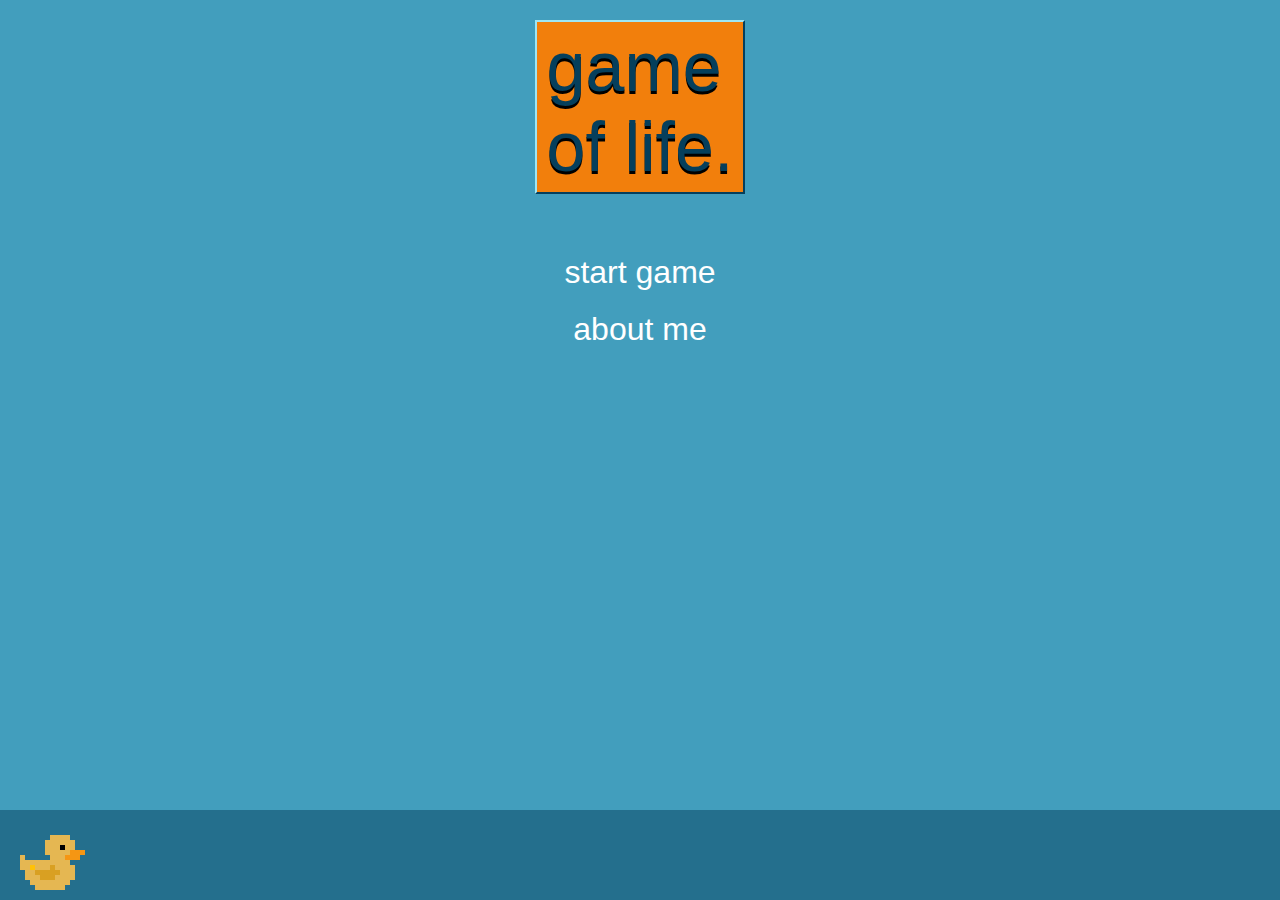
<file: index.html>
<!DOCTYPE html>
<html lang="en">
<head>
    <meta charset="UTF-8">
    <meta http-equiv="X-UA-Compatible" content="IE=edge">
    <meta name="viewport" content="width=device-width, initial-scale=1.0">
    <title>Game of Duck Life</title>
    <link rel="stylesheet" href="./index.css">
    <style>
        /* mario font */
        @import url('https://fonts.cdnfonts.com/css/super-mario-bros-alphabet');
    </style>

</head>
<body>
<div id="header" > game <br> of life. </div>
<div class="cloud-container"><div class="cloud "> </div></div>
<div id="inner-text-container">
<a href="./gameoflife.html"><div class="inner-text" > <div class="duckling-image"></div>start game</div></a>
<a href="./about.html"><div class="inner-text"> <div class="duckling-image"> </div>about me</div></div></a>

</div>

<div id="floor"> <div class="movingDuck"><img src="./images/msvvr.png"></div> </div>
        

    
</body>
</html>
</file>
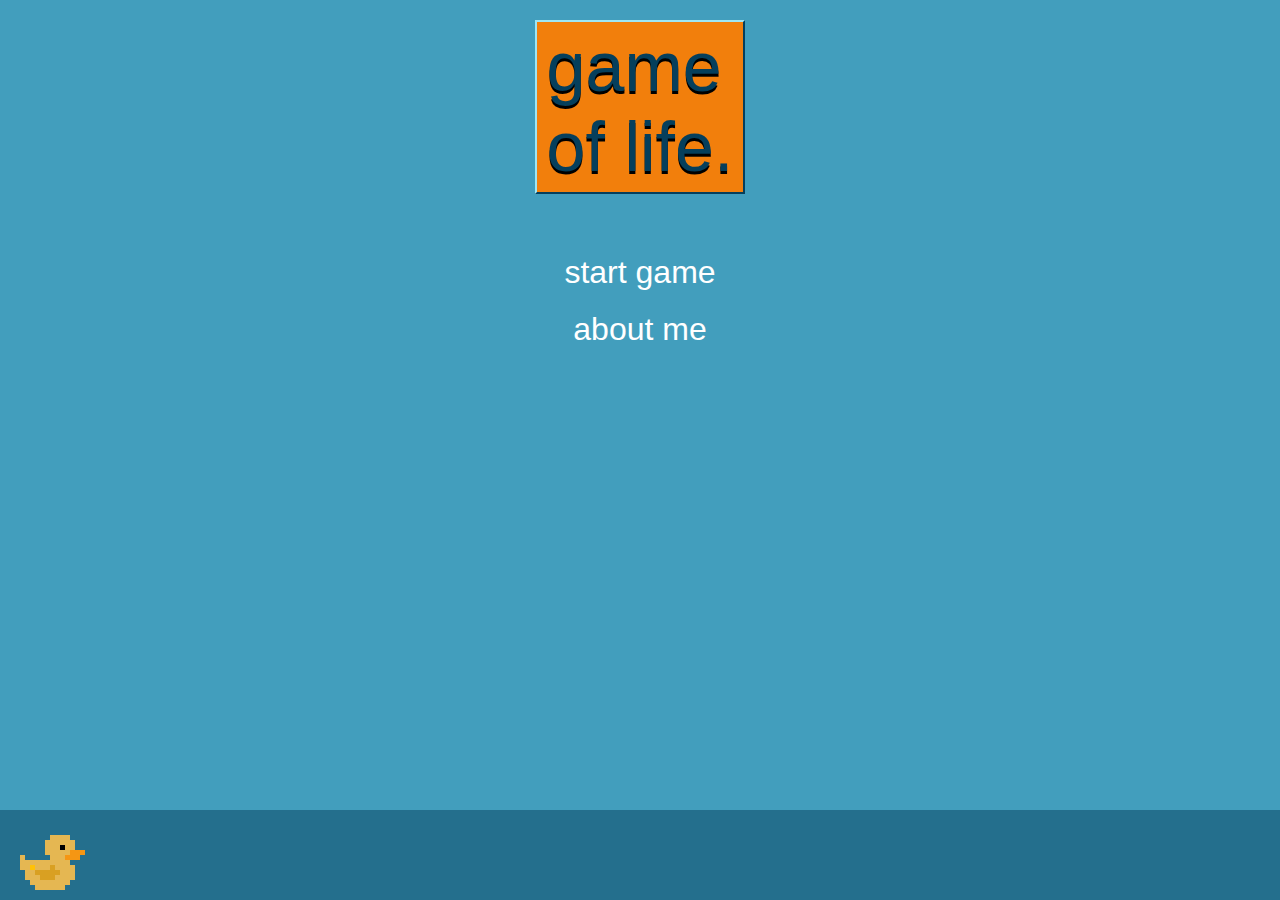
<file: WEF_Proj_Reinette_Fok/index.html>
<!DOCTYPE html>
<html lang="en">
<head>
    <meta charset="UTF-8">
    <meta http-equiv="X-UA-Compatible" content="IE=edge">
    <meta name="viewport" content="width=device-width, initial-scale=1.0">
    <title>Game of Duck Life</title>
    <link rel="stylesheet" href="./index.css">
    <style>
        /* mario font */
        @import url('http://fonts.cdnfonts.com/css/super-mario-bros-alphabet');
    </style>

</head>
<body>
<div id="header" > game <br> of life. </div>
<div class="cloud-container"><div class="cloud "> </div></div>
<div id="inner-text-container">
<a href="./gameoflife.html"><div class="inner-text" > <div class="duckling-image"></div>start game</div></a>
<a href="./about.html"><div class="inner-text"> <div class="duckling-image"> </div>about me</div></div></a>

</div>

<div id="floor"> <div class="movingDuck"><img src="./images/msvvr.png"></div> </div>
        

    
</body>
</html>
</file>
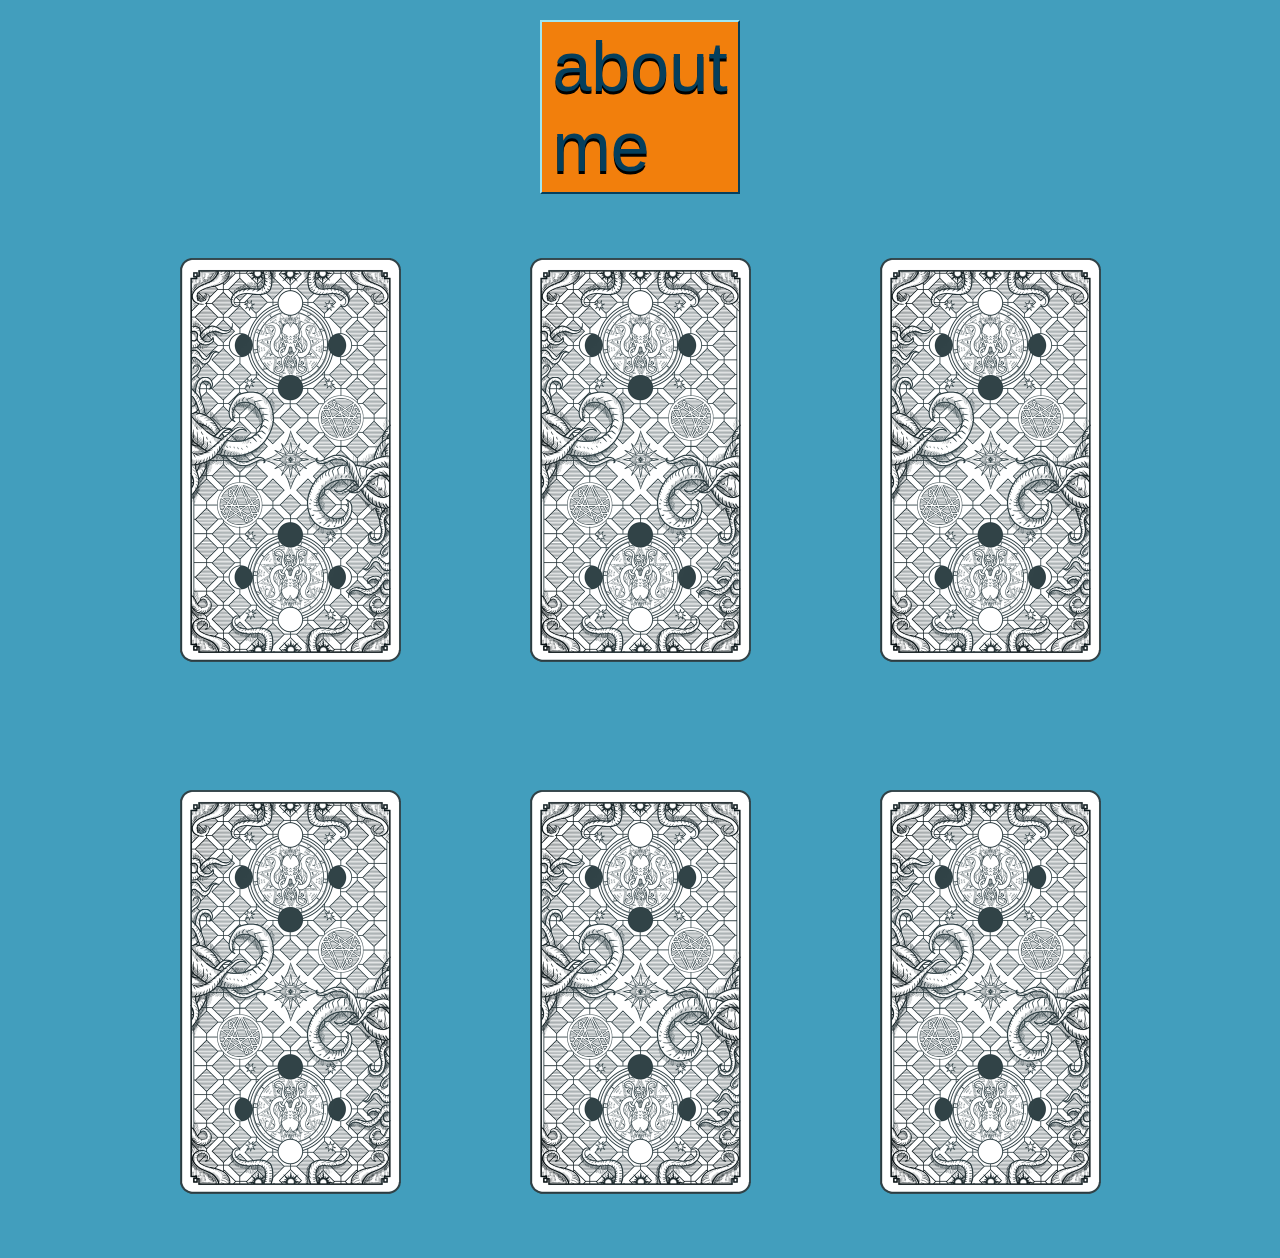
<file: about.html>
<!DOCTYPE html>
<html lang="en">
<head>
    <meta charset="UTF-8">
    <meta http-equiv="X-UA-Compatible" content="IE=edge">
    <meta name="viewport" content="width=device-width, initial-scale=1.0">
    <title>About Me</title>
    <style>
        /* mario font */
        @import url('https://fonts.cdnfonts.com/css/super-mario-bros-alphabet');
    </style>
    <link rel="stylesheet" href="./about.css">
</head>
<body>
    <div id="header">about<br>me</div>
    <div id="card-container">
    <div id="card1"></div>
    <div id="card2"></div>
    <div id="card3"></div>
    <div id="card4"></div>
    <div id="card5"></div>
    <div id="card6"></div>
</div>
</body>
</html>
</file>
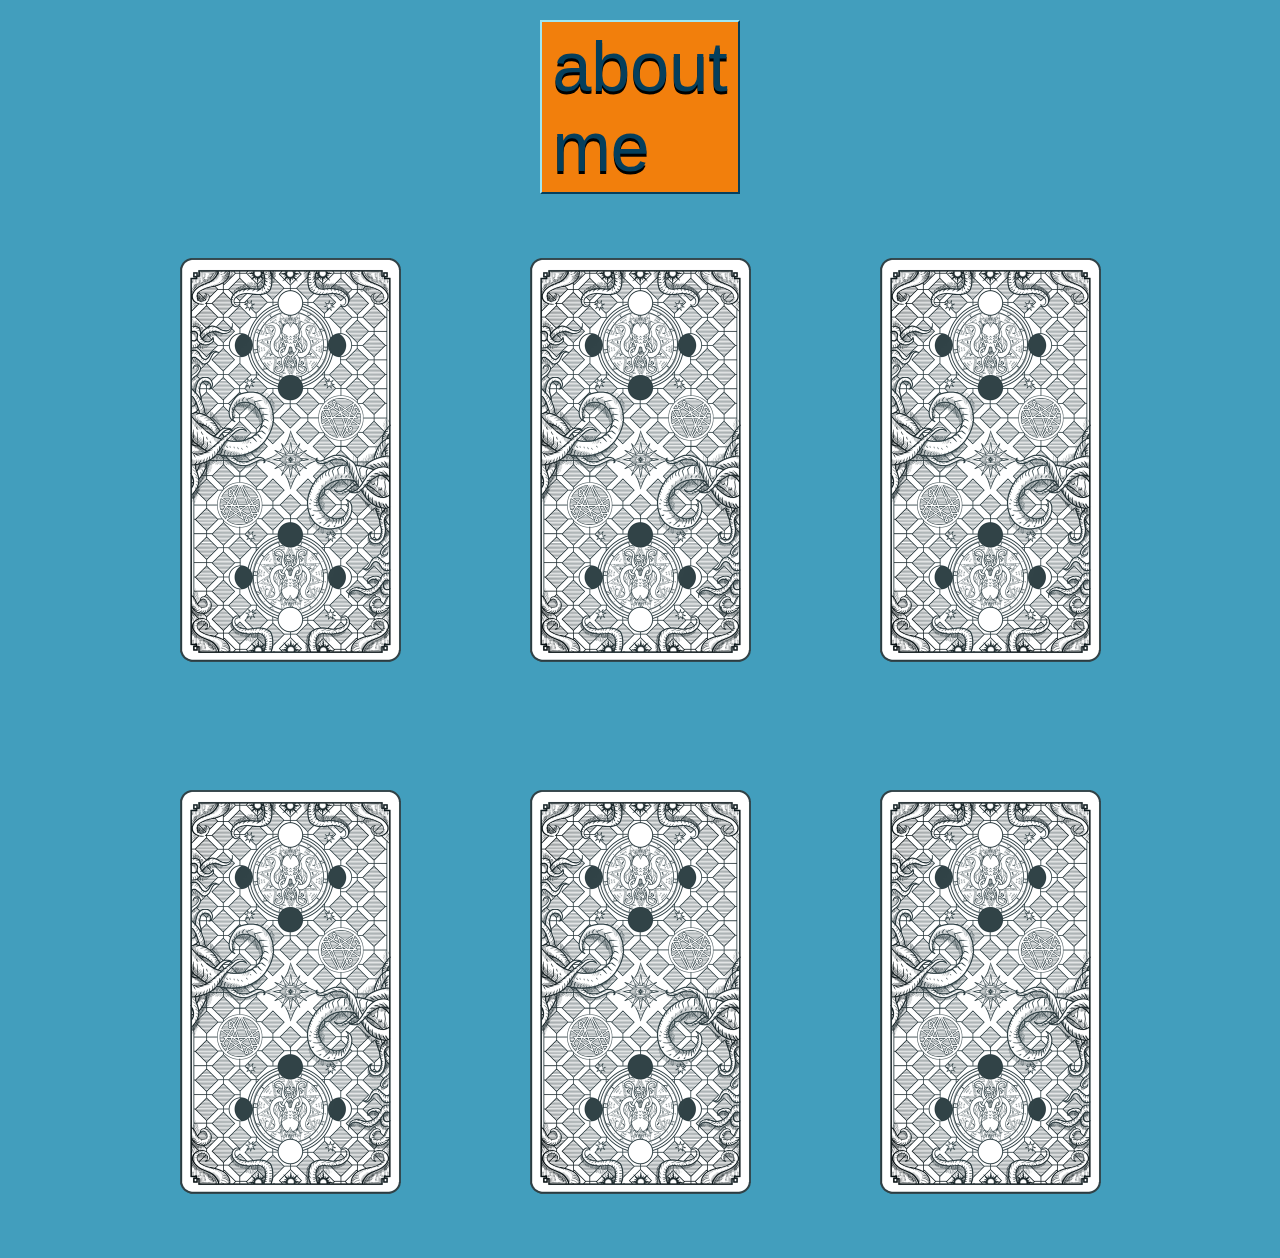
<file: WEF_Proj_Reinette_Fok/about.html>
<!DOCTYPE html>
<html lang="en">
<head>
    <meta charset="UTF-8">
    <meta http-equiv="X-UA-Compatible" content="IE=edge">
    <meta name="viewport" content="width=device-width, initial-scale=1.0">
    <title>About Me</title>
    <style>
        /* mario font */
        @import url('http://fonts.cdnfonts.com/css/super-mario-bros-alphabet');
    </style>
    <link rel="stylesheet" href="./about.css">
</head>
<body>
    <div id="header">about<br>me</div>
    <div id="card-container">
    <div id="card1"></div>
    <div id="card2"></div>
    <div id="card3"></div>
    <div id="card4"></div>
    <div id="card5"></div>
    <div id="card6"></div>
</div>
</body>
</html>
</file>
<file: index.css>
body {
    padding-top: 20px;
    background-color: #429ebd;
    margin: 0;
}

#header {
    font-family: 'Super Mario Bros Alphabet', sans-serif;
    width: fit-content;
    height: auto;
    background-color: #f27f0c;
    color: #053f5c;
    padding: 5px 10px 5px 10px;
    font-size: 70px;
    margin-left: auto;
    margin-right: auto;
    font-weight: 0;
    text-shadow: black 0 3px;
    border-top: solid #9fe7f5 2px;
    border-left: solid #9fe7f5 2px;
    border-right: solid #053f5c 2.5px;
    border-bottom: solid #053f5c 2.5px;
    line-height:normal;
      
  }



.inner-text {
    font-family: 'Super Mario Bros Alphabet', sans-serif;
    width: fit-content;
    height: auto;
    color: white;
    padding: 10px;
    font-size: 200%;
    margin-left: auto;
    margin-right: auto;
    position: relative;
}


.duckling-image {
    box-shadow: 65px 25px 0 0 rgba(229, 183, 82, 1), 70px 25px 0 0 rgba(229, 183, 82, 1), 75px 25px 0 0 rgba(229, 183, 82, 1), 80px 25px 0 0 rgba(229, 183, 82, 1), 60px 30px 0 0 rgba(229, 183, 82, 1), 65px 30px 0 0 rgba(229, 183, 82, 1), 70px 30px 0 0 rgba(229, 183, 82, 1), 75px 30px 0 0 rgba(229, 183, 82, 1), 80px 30px 0 0 rgba(229, 183, 82, 1), 85px 30px 0 0 rgba(229, 183, 82, 1), 60px 35px 0 0 rgba(229, 183, 82, 1), 65px 35px 0 0 rgba(229, 183, 82, 1), 70px 35px 0 0 rgba(229, 183, 82, 1), 75px 35px 0 0 rgba(0, 0, 0, 1), 80px 35px 0 0 rgba(229, 183, 82, 1), 85px 35px 0 0 rgba(229, 183, 82, 1), 60px 40px 0 0 rgba(229, 183, 82, 1), 65px 40px 0 0 rgba(229, 183, 82, 1), 70px 40px 0 0 rgba(229, 183, 82, 1), 75px 40px 0 0 rgba(229, 183, 82, 1), 80px 40px 0 0 rgba(229, 183, 82, 1), 85px 40px 0 0 rgba(245, 150, 19, 1), 90px 40px 0 0 rgba(245, 150, 19, 1), 95px 40px 0 0 rgba(245, 150, 19, 1), 35px 45px 0 0 rgba(229, 183, 82, 1), 65px 45px 0 0 rgba(229, 183, 82, 1), 70px 45px 0 0 rgba(229, 183, 82, 1), 75px 45px 0 0 rgba(229, 183, 82, 1), 80px 45px 0 0 rgba(245, 150, 19, 1), 85px 45px 0 0 rgba(245, 150, 19, 1), 90px 45px 0 0 rgba(245, 150, 19, 1), 35px 50px 0 0 rgba(229, 183, 82, 1), 40px 50px 0 0 rgba(229, 183, 82, 1), 45px 50px 0 0 rgba(229, 183, 82, 1), 50px 50px 0 0 rgba(229, 183, 82, 1), 55px 50px 0 0 rgba(229, 183, 82, 1), 60px 50px 0 0 rgba(229, 183, 82, 1), 65px 50px 0 0 rgba(229, 183, 82, 1), 70px 50px 0 0 rgba(229, 183, 82, 1), 75px 50px 0 0 rgba(229, 183, 82, 1), 80px 50px 0 0 rgba(229, 183, 82, 1), 35px 55px 0 0 rgba(229, 183, 82, 1), 40px 55px 0 0 rgba(229, 183, 82, 1), 45px 55px 0 0 rgba(255, 193, 7, 1), 50px 55px 0 0 rgba(229, 183, 82, 1), 55px 55px 0 0 rgba(229, 183, 82, 1), 60px 55px 0 0 rgba(229, 183, 82, 1), 65px 55px 0 0 rgba(217, 160, 34, 1), 70px 55px 0 0 rgba(229, 183, 82, 1), 75px 55px 0 0 rgba(229, 183, 82, 1), 80px 55px 0 0 rgba(229, 183, 82, 1), 85px 55px 0 0 rgba(229, 183, 82, 1), 40px 60px 0 0 rgba(229, 183, 82, 1), 45px 60px 0 0 rgba(229, 183, 82, 1), 50px 60px 0 0 rgba(217, 160, 34, 1), 55px 60px 0 0 rgba(217, 160, 34, 1), 60px 60px 0 0 rgba(217, 160, 34, 1), 65px 60px 0 0 rgba(217, 160, 34, 1), 70px 60px 0 0 rgba(217, 160, 34, 1), 75px 60px 0 0 rgba(229, 183, 82, 1), 80px 60px 0 0 rgba(229, 183, 82, 1), 85px 60px 0 0 rgba(229, 183, 82, 1), 40px 65px 0 0 rgba(229, 183, 82, 1), 45px 65px 0 0 rgba(229, 183, 82, 1), 50px 65px 0 0 rgba(229, 183, 82, 1), 55px 65px 0 0 rgba(217, 160, 34, 1), 60px 65px 0 0 rgba(217, 160, 34, 1), 65px 65px 0 0 rgba(217, 160, 34, 1), 70px 65px 0 0 rgba(229, 183, 82, 1), 75px 65px 0 0 rgba(229, 183, 82, 1), 80px 65px 0 0 rgba(229, 183, 82, 1), 85px 65px 0 0 rgba(229, 183, 82, 1), 45px 70px 0 0 rgba(229, 183, 82, 1), 50px 70px 0 0 rgba(229, 183, 82, 1), 55px 70px 0 0 rgba(229, 183, 82, 1), 60px 70px 0 0 rgba(229, 183, 82, 1), 65px 70px 0 0 rgba(229, 183, 82, 1), 70px 70px 0 0 rgba(229, 183, 82, 1), 75px 70px 0 0 rgba(229, 183, 82, 1), 80px 70px 0 0 rgba(229, 183, 82, 1), 50px 75px 0 0 rgba(229, 183, 82, 1), 55px 75px 0 0 rgba(229, 183, 82, 1), 60px 75px 0 0 rgba(229, 183, 82, 1), 65px 75px 0 0 rgba(229, 183, 82, 1), 70px 75px 0 0 rgba(229, 183, 82, 1), 75px 75px 0 0 rgba(229, 183, 82, 1);
    height: 5px;
    width: 5px;

    position: absolute;
    left: -40px;
    top: 6px;
    transform: scale(.4);
    display: none;
}

.standingDuck {
    box-shadow: 55px 25px 0 0 rgba(229, 183, 82, 1), 60px 25px 0 0 rgba(229, 183, 82, 1), 65px 25px 0 0 rgba(229, 183, 82, 1), 70px 25px 0 0 rgba(229, 183, 82, 1), 50px 30px 0 0 rgba(229, 183, 82, 1), 55px 30px 0 0 rgba(229, 183, 82, 1), 60px 30px 0 0 rgba(229, 183, 82, 1), 65px 30px 0 0 rgba(229, 183, 82, 1), 70px 30px 0 0 rgba(229, 183, 82, 1), 75px 30px 0 0 rgba(229, 183, 82, 1), 50px 35px 0 0 rgba(229, 183, 82, 1), 55px 35px 0 0 rgba(229, 183, 82, 1), 60px 35px 0 0 rgba(229, 183, 82, 1), 65px 35px 0 0 rgba(0, 0, 0, 1), 70px 35px 0 0 rgba(229, 183, 82, 1), 75px 35px 0 0 rgba(229, 183, 82, 1), 50px 40px 0 0 rgba(229, 183, 82, 1), 55px 40px 0 0 rgba(229, 183, 82, 1), 60px 40px 0 0 rgba(229, 183, 82, 1), 65px 40px 0 0 rgba(229, 183, 82, 1), 70px 40px 0 0 rgba(229, 183, 82, 1), 75px 40px 0 0 rgba(245, 150, 19, 1), 80px 40px 0 0 rgba(245, 150, 19, 1), 85px 40px 0 0 rgba(245, 150, 19, 1), 25px 45px 0 0 rgba(229, 183, 82, 1), 55px 45px 0 0 rgba(229, 183, 82, 1), 60px 45px 0 0 rgba(229, 183, 82, 1), 65px 45px 0 0 rgba(229, 183, 82, 1), 70px 45px 0 0 rgba(245, 150, 19, 1), 75px 45px 0 0 rgba(245, 150, 19, 1), 80px 45px 0 0 rgba(245, 150, 19, 1), 25px 50px 0 0 rgba(229, 183, 82, 1), 30px 50px 0 0 rgba(229, 183, 82, 1), 35px 50px 0 0 rgba(229, 183, 82, 1), 40px 50px 0 0 rgba(229, 183, 82, 1), 45px 50px 0 0 rgba(229, 183, 82, 1), 50px 50px 0 0 rgba(229, 183, 82, 1), 55px 50px 0 0 rgba(229, 183, 82, 1), 60px 50px 0 0 rgba(229, 183, 82, 1), 65px 50px 0 0 rgba(229, 183, 82, 1), 70px 50px 0 0 rgba(229, 183, 82, 1), 25px 55px 0 0 rgba(229, 183, 82, 1), 30px 55px 0 0 rgba(229, 183, 82, 1), 35px 55px 0 0 rgba(255, 193, 7, 1), 40px 55px 0 0 rgba(229, 183, 82, 1), 45px 55px 0 0 rgba(229, 183, 82, 1), 50px 55px 0 0 rgba(229, 183, 82, 1), 55px 55px 0 0 rgba(217, 160, 34, 1), 60px 55px 0 0 rgba(229, 183, 82, 1), 65px 55px 0 0 rgba(229, 183, 82, 1), 70px 55px 0 0 rgba(229, 183, 82, 1), 75px 55px 0 0 rgba(229, 183, 82, 1), 30px 60px 0 0 rgba(229, 183, 82, 1), 35px 60px 0 0 rgba(229, 183, 82, 1), 40px 60px 0 0 rgba(217, 160, 34, 1), 45px 60px 0 0 rgba(217, 160, 34, 1), 50px 60px 0 0 rgba(217, 160, 34, 1), 55px 60px 0 0 rgba(217, 160, 34, 1), 60px 60px 0 0 rgba(217, 160, 34, 1), 65px 60px 0 0 rgba(229, 183, 82, 1), 70px 60px 0 0 rgba(229, 183, 82, 1), 75px 60px 0 0 rgba(229, 183, 82, 1), 30px 65px 0 0 rgba(229, 183, 82, 1), 35px 65px 0 0 rgba(229, 183, 82, 1), 40px 65px 0 0 rgba(229, 183, 82, 1), 45px 65px 0 0 rgba(217, 160, 34, 1), 50px 65px 0 0 rgba(217, 160, 34, 1), 55px 65px 0 0 rgba(217, 160, 34, 1), 60px 65px 0 0 rgba(229, 183, 82, 1), 65px 65px 0 0 rgba(229, 183, 82, 1), 70px 65px 0 0 rgba(229, 183, 82, 1), 75px 65px 0 0 rgba(229, 183, 82, 1), 35px 70px 0 0 rgba(229, 183, 82, 1), 40px 70px 0 0 rgba(229, 183, 82, 1), 45px 70px 0 0 rgba(229, 183, 82, 1), 50px 70px 0 0 rgba(229, 183, 82, 1), 55px 70px 0 0 rgba(229, 183, 82, 1), 60px 70px 0 0 rgba(229, 183, 82, 1), 65px 70px 0 0 rgba(229, 183, 82, 1), 70px 70px 0 0 rgba(229, 183, 82, 1), 40px 75px 0 0 rgba(229, 183, 82, 1), 45px 75px 0 0 rgba(229, 183, 82, 1), 50px 75px 0 0 rgba(229, 183, 82, 1), 55px 75px 0 0 rgba(229, 183, 82, 1), 60px 75px 0 0 rgba(229, 183, 82, 1), 65px 75px 0 0 rgba(229, 183, 82, 1), 45px 80px 0 0 rgba(245, 150, 19, 1), 55px 80px 0 0 rgba(245, 150, 19, 1), 45px 85px 0 0 rgba(245, 150, 19, 1), 50px 85px 0 0 rgba(245, 150, 19, 1), 55px 85px 0 0 rgba(245, 150, 19, 1), 60px 85px 0 0 rgba(245, 150, 19, 1);
    height: 5px;
    width: 5px;
}

.movingDuck {
    position: relative;
    -webkit-animation: linear infinite;
    -webkit-animation-name: vertical, horizontal;
    -webkit-animation-duration: 3s, 60s;



    /* bottom: 90%; */
    z-index: 1;
}

@-webkit-keyframes vertical {


    from {
        top:-80px;
    }
    50% {top: -70px;}

    to {
        top: -80px;
    }
}

@-webkit-keyframes horizontal {


    from {
        margin-left: -10%;
    }

    to {
        margin-left: 100%
    }
}







.inner-text:hover .duckling-image {
    display: block;
}

.cloud {
    position: absolute;
    animation: x 2s infinite;
    -webkit-animation: x 2s infinite;
    -moz-animation: x 2s infinite;
    -o-animation: x 2s infinite;

}

@keyframes x {

    0%,
    50% {
        box-shadow: 55px 35px 0 0 rgba(0, 0, 0, 1), 60px 35px 0 0 rgba(0, 0, 0, 1), 40px 40px 0 0 rgba(0, 0, 0, 1), 45px 40px 0 0 rgba(0, 0, 0, 1), 50px 40px 0 0 rgba(0, 0, 0, 1), 55px 40px 0 0 rgba(255, 255, 255, 1), 60px 40px 0 0 rgba(255, 255, 255, 1), 65px 40px 0 0 rgba(0, 0, 0, 1), 70px 40px 0 0 rgba(0, 0, 0, 1), 25px 45px 0 0 rgba(0, 0, 0, 1), 35px 45px 0 0 rgba(0, 0, 0, 1), 40px 45px 0 0 rgba(255, 255, 255, 1), 45px 45px 0 0 rgba(255, 255, 255, 1), 50px 45px 0 0 rgba(255, 255, 255, 1), 55px 45px 0 0 rgba(255, 255, 255, 1), 60px 45px 0 0 rgba(255, 255, 255, 1), 65px 45px 0 0 rgba(255, 255, 255, 1), 70px 45px 0 0 rgba(255, 255, 255, 1), 75px 45px 0 0 rgba(0, 0, 0, 1), 20px 50px 0 0 rgba(0, 0, 0, 1), 25px 50px 0 0 rgba(255, 255, 255, 1), 30px 50px 0 0 rgba(0, 0, 0, 1), 35px 50px 0 0 rgba(255, 255, 255, 1), 40px 50px 0 0 rgba(255, 255, 255, 1), 45px 50px 0 0 rgba(255, 255, 255, 1), 50px 50px 0 0 rgba(255, 255, 255, 1), 55px 50px 0 0 rgba(255, 255, 255, 1), 60px 50px 0 0 rgba(255, 255, 255, 1), 65px 50px 0 0 rgba(255, 255, 255, 1), 70px 50px 0 0 rgba(255, 255, 255, 1), 75px 50px 0 0 rgba(255, 255, 255, 1), 80px 50px 0 0 rgba(0, 0, 0, 1), 15px 55px 0 0 rgba(0, 0, 0, 1), 20px 55px 0 0 rgba(255, 255, 255, 1), 25px 55px 0 0 rgba(255, 255, 255, 1), 30px 55px 0 0 rgba(255, 255, 255, 1), 35px 55px 0 0 rgba(255, 255, 255, 1), 40px 55px 0 0 rgba(255, 255, 255, 1), 45px 55px 0 0 rgba(33, 150, 243, 1), 50px 55px 0 0 rgba(33, 150, 243, 1), 55px 55px 0 0 rgba(255, 255, 255, 1), 60px 55px 0 0 rgba(33, 150, 243, 1), 65px 55px 0 0 rgba(33, 150, 243, 1), 70px 55px 0 0 rgba(255, 255, 255, 1), 75px 55px 0 0 rgba(255, 255, 255, 1), 80px 55px 0 0 rgba(255, 255, 255, 1), 85px 55px 0 0 rgba(0, 0, 0, 1), 20px 60px 0 0 rgba(0, 0, 0, 1), 25px 60px 0 0 rgba(255, 255, 255, 1), 30px 60px 0 0 rgba(255, 255, 255, 1), 35px 60px 0 0 rgba(0, 0, 0, 1), 40px 60px 0 0 rgba(255, 255, 255, 1), 45px 60px 0 0 rgba(255, 255, 255, 1), 50px 60px 0 0 rgba(33, 150, 243, 1), 55px 60px 0 0 rgba(33, 150, 243, 1), 60px 60px 0 0 rgba(33, 150, 243, 1), 65px 60px 0 0 rgba(255, 255, 255, 1), 70px 60px 0 0 rgba(255, 255, 255, 1), 75px 60px 0 0 rgba(0, 0, 0, 1), 80px 60px 0 0 rgba(0, 0, 0, 1), 25px 65px 0 0 rgba(0, 0, 0, 1), 30px 65px 0 0 rgba(0, 0, 0, 1), 40px 65px 0 0 rgba(0, 0, 0, 1), 45px 65px 0 0 rgba(0, 0, 0, 1), 50px 65px 0 0 rgba(255, 255, 255, 1), 55px 65px 0 0 rgba(255, 255, 255, 1), 60px 65px 0 0 rgba(255, 255, 255, 1), 65px 65px 0 0 rgba(0, 0, 0, 1), 70px 65px 0 0 rgba(0, 0, 0, 1), 50px 70px 0 0 rgba(0, 0, 0, 1), 55px 70px 0 0 rgba(0, 0, 0, 1), 60px 70px 0 0 rgba(0, 0, 0, 1);
        height: 5px;
        width: 5px;
    }

    50.01%,
    100% {
        box-shadow: 55px 45px 0 0 rgba(0, 0, 0, 1), 60px 45px 0 0 rgba(0, 0, 0, 1), 40px 50px 0 0 rgba(0, 0, 0, 1), 45px 50px 0 0 rgba(0, 0, 0, 1), 50px 50px 0 0 rgba(0, 0, 0, 1), 55px 50px 0 0 rgba(255, 255, 255, 1), 60px 50px 0 0 rgba(255, 255, 255, 1), 65px 50px 0 0 rgba(0, 0, 0, 1), 70px 50px 0 0 rgba(0, 0, 0, 1), 25px 55px 0 0 rgba(0, 0, 0, 1), 35px 55px 0 0 rgba(0, 0, 0, 1), 40px 55px 0 0 rgba(255, 255, 255, 1), 45px 55px 0 0 rgba(255, 255, 255, 1), 50px 55px 0 0 rgba(255, 255, 255, 1), 55px 55px 0 0 rgba(255, 255, 255, 1), 60px 55px 0 0 rgba(255, 255, 255, 1), 65px 55px 0 0 rgba(255, 255, 255, 1), 70px 55px 0 0 rgba(255, 255, 255, 1), 75px 55px 0 0 rgba(0, 0, 0, 1), 20px 60px 0 0 rgba(0, 0, 0, 1), 25px 60px 0 0 rgba(255, 255, 255, 1), 30px 60px 0 0 rgba(0, 0, 0, 1), 35px 60px 0 0 rgba(255, 255, 255, 1), 40px 60px 0 0 rgba(255, 255, 255, 1), 45px 60px 0 0 rgba(255, 255, 255, 1), 50px 60px 0 0 rgba(255, 255, 255, 1), 55px 60px 0 0 rgba(255, 255, 255, 1), 60px 60px 0 0 rgba(255, 255, 255, 1), 65px 60px 0 0 rgba(255, 255, 255, 1), 70px 60px 0 0 rgba(255, 255, 255, 1), 75px 60px 0 0 rgba(255, 255, 255, 1), 80px 60px 0 0 rgba(0, 0, 0, 1), 15px 65px 0 0 rgba(0, 0, 0, 1), 20px 65px 0 0 rgba(255, 255, 255, 1), 25px 65px 0 0 rgba(255, 255, 255, 1), 30px 65px 0 0 rgba(255, 255, 255, 1), 35px 65px 0 0 rgba(255, 255, 255, 1), 40px 65px 0 0 rgba(255, 255, 255, 1), 45px 65px 0 0 rgba(33, 150, 243, 1), 50px 65px 0 0 rgba(33, 150, 243, 1), 55px 65px 0 0 rgba(255, 255, 255, 1), 60px 65px 0 0 rgba(33, 150, 243, 1), 65px 65px 0 0 rgba(33, 150, 243, 1), 70px 65px 0 0 rgba(255, 255, 255, 1), 75px 65px 0 0 rgba(255, 255, 255, 1), 80px 65px 0 0 rgba(255, 255, 255, 1), 85px 65px 0 0 rgba(0, 0, 0, 1), 20px 70px 0 0 rgba(0, 0, 0, 1), 25px 70px 0 0 rgba(255, 255, 255, 1), 30px 70px 0 0 rgba(255, 255, 255, 1), 35px 70px 0 0 rgba(0, 0, 0, 1), 40px 70px 0 0 rgba(255, 255, 255, 1), 45px 70px 0 0 rgba(255, 255, 255, 1), 50px 70px 0 0 rgba(33, 150, 243, 1), 55px 70px 0 0 rgba(33, 150, 243, 1), 60px 70px 0 0 rgba(33, 150, 243, 1), 65px 70px 0 0 rgba(255, 255, 255, 1), 70px 70px 0 0 rgba(255, 255, 255, 1), 75px 70px 0 0 rgba(0, 0, 0, 1), 80px 70px 0 0 rgba(0, 0, 0, 1), 25px 75px 0 0 rgba(0, 0, 0, 1), 30px 75px 0 0 rgba(0, 0, 0, 1), 40px 75px 0 0 rgba(0, 0, 0, 1), 45px 75px 0 0 rgba(0, 0, 0, 1), 50px 75px 0 0 rgba(255, 255, 255, 1), 55px 75px 0 0 rgba(255, 255, 255, 1), 60px 75px 0 0 rgba(255, 255, 255, 1), 65px 75px 0 0 rgba(0, 0, 0, 1), 70px 75px 0 0 rgba(0, 0, 0, 1), 50px 80px 0 0 rgba(0, 0, 0, 1), 55px 80px 0 0 rgba(0, 0, 0, 1), 60px 80px 0 0 rgba(0, 0, 0, 1);
        height: 5px;
        width: 5px;
    }
}

#inner-text-container {
    padding-top: 50px;
}

.cloud-container {
    display: flex;

}

.right {
    justify-content: flex-end;
}


#floor {
    background: #246F8D;
    position: fixed;
    width: 100%;
    height: 10%;
    bottom: 0px;
    padding: 0;
    margin: 0;

}
a{
    text-decoration:none;
}
</file>
<file: WEF_Proj_Reinette_Fok/index.css>
body {
    padding-top: 20px;
    background-color: #429ebd;
    margin: 0;
}

#header {
    font-family: 'Super Mario Bros Alphabet', sans-serif;
    width: fit-content;
    height: auto;
    background-color: #f27f0c;
    color: #053f5c;
    padding: 5px 10px 5px 10px;
    font-size: 70px;
    margin-left: auto;
    margin-right: auto;
    font-weight: 0;
    text-shadow: black 0 3px;
    border-top: solid #9fe7f5 2px;
    border-left: solid #9fe7f5 2px;
    border-right: solid #053f5c 2.5px;
    border-bottom: solid #053f5c 2.5px;
    line-height:normal;
      
  }



.inner-text {
    font-family: 'Super Mario Bros Alphabet', sans-serif;
    width: fit-content;
    height: auto;
    color: white;
    padding: 10px;
    font-size: 200%;
    margin-left: auto;
    margin-right: auto;
    position: relative;
}


.duckling-image {
    box-shadow: 65px 25px 0 0 rgba(229, 183, 82, 1), 70px 25px 0 0 rgba(229, 183, 82, 1), 75px 25px 0 0 rgba(229, 183, 82, 1), 80px 25px 0 0 rgba(229, 183, 82, 1), 60px 30px 0 0 rgba(229, 183, 82, 1), 65px 30px 0 0 rgba(229, 183, 82, 1), 70px 30px 0 0 rgba(229, 183, 82, 1), 75px 30px 0 0 rgba(229, 183, 82, 1), 80px 30px 0 0 rgba(229, 183, 82, 1), 85px 30px 0 0 rgba(229, 183, 82, 1), 60px 35px 0 0 rgba(229, 183, 82, 1), 65px 35px 0 0 rgba(229, 183, 82, 1), 70px 35px 0 0 rgba(229, 183, 82, 1), 75px 35px 0 0 rgba(0, 0, 0, 1), 80px 35px 0 0 rgba(229, 183, 82, 1), 85px 35px 0 0 rgba(229, 183, 82, 1), 60px 40px 0 0 rgba(229, 183, 82, 1), 65px 40px 0 0 rgba(229, 183, 82, 1), 70px 40px 0 0 rgba(229, 183, 82, 1), 75px 40px 0 0 rgba(229, 183, 82, 1), 80px 40px 0 0 rgba(229, 183, 82, 1), 85px 40px 0 0 rgba(245, 150, 19, 1), 90px 40px 0 0 rgba(245, 150, 19, 1), 95px 40px 0 0 rgba(245, 150, 19, 1), 35px 45px 0 0 rgba(229, 183, 82, 1), 65px 45px 0 0 rgba(229, 183, 82, 1), 70px 45px 0 0 rgba(229, 183, 82, 1), 75px 45px 0 0 rgba(229, 183, 82, 1), 80px 45px 0 0 rgba(245, 150, 19, 1), 85px 45px 0 0 rgba(245, 150, 19, 1), 90px 45px 0 0 rgba(245, 150, 19, 1), 35px 50px 0 0 rgba(229, 183, 82, 1), 40px 50px 0 0 rgba(229, 183, 82, 1), 45px 50px 0 0 rgba(229, 183, 82, 1), 50px 50px 0 0 rgba(229, 183, 82, 1), 55px 50px 0 0 rgba(229, 183, 82, 1), 60px 50px 0 0 rgba(229, 183, 82, 1), 65px 50px 0 0 rgba(229, 183, 82, 1), 70px 50px 0 0 rgba(229, 183, 82, 1), 75px 50px 0 0 rgba(229, 183, 82, 1), 80px 50px 0 0 rgba(229, 183, 82, 1), 35px 55px 0 0 rgba(229, 183, 82, 1), 40px 55px 0 0 rgba(229, 183, 82, 1), 45px 55px 0 0 rgba(255, 193, 7, 1), 50px 55px 0 0 rgba(229, 183, 82, 1), 55px 55px 0 0 rgba(229, 183, 82, 1), 60px 55px 0 0 rgba(229, 183, 82, 1), 65px 55px 0 0 rgba(217, 160, 34, 1), 70px 55px 0 0 rgba(229, 183, 82, 1), 75px 55px 0 0 rgba(229, 183, 82, 1), 80px 55px 0 0 rgba(229, 183, 82, 1), 85px 55px 0 0 rgba(229, 183, 82, 1), 40px 60px 0 0 rgba(229, 183, 82, 1), 45px 60px 0 0 rgba(229, 183, 82, 1), 50px 60px 0 0 rgba(217, 160, 34, 1), 55px 60px 0 0 rgba(217, 160, 34, 1), 60px 60px 0 0 rgba(217, 160, 34, 1), 65px 60px 0 0 rgba(217, 160, 34, 1), 70px 60px 0 0 rgba(217, 160, 34, 1), 75px 60px 0 0 rgba(229, 183, 82, 1), 80px 60px 0 0 rgba(229, 183, 82, 1), 85px 60px 0 0 rgba(229, 183, 82, 1), 40px 65px 0 0 rgba(229, 183, 82, 1), 45px 65px 0 0 rgba(229, 183, 82, 1), 50px 65px 0 0 rgba(229, 183, 82, 1), 55px 65px 0 0 rgba(217, 160, 34, 1), 60px 65px 0 0 rgba(217, 160, 34, 1), 65px 65px 0 0 rgba(217, 160, 34, 1), 70px 65px 0 0 rgba(229, 183, 82, 1), 75px 65px 0 0 rgba(229, 183, 82, 1), 80px 65px 0 0 rgba(229, 183, 82, 1), 85px 65px 0 0 rgba(229, 183, 82, 1), 45px 70px 0 0 rgba(229, 183, 82, 1), 50px 70px 0 0 rgba(229, 183, 82, 1), 55px 70px 0 0 rgba(229, 183, 82, 1), 60px 70px 0 0 rgba(229, 183, 82, 1), 65px 70px 0 0 rgba(229, 183, 82, 1), 70px 70px 0 0 rgba(229, 183, 82, 1), 75px 70px 0 0 rgba(229, 183, 82, 1), 80px 70px 0 0 rgba(229, 183, 82, 1), 50px 75px 0 0 rgba(229, 183, 82, 1), 55px 75px 0 0 rgba(229, 183, 82, 1), 60px 75px 0 0 rgba(229, 183, 82, 1), 65px 75px 0 0 rgba(229, 183, 82, 1), 70px 75px 0 0 rgba(229, 183, 82, 1), 75px 75px 0 0 rgba(229, 183, 82, 1);
    height: 5px;
    width: 5px;

    position: absolute;
    left: -40px;
    top: 6px;
    transform: scale(.4);
    display: none;
}

.standingDuck {
    box-shadow: 55px 25px 0 0 rgba(229, 183, 82, 1), 60px 25px 0 0 rgba(229, 183, 82, 1), 65px 25px 0 0 rgba(229, 183, 82, 1), 70px 25px 0 0 rgba(229, 183, 82, 1), 50px 30px 0 0 rgba(229, 183, 82, 1), 55px 30px 0 0 rgba(229, 183, 82, 1), 60px 30px 0 0 rgba(229, 183, 82, 1), 65px 30px 0 0 rgba(229, 183, 82, 1), 70px 30px 0 0 rgba(229, 183, 82, 1), 75px 30px 0 0 rgba(229, 183, 82, 1), 50px 35px 0 0 rgba(229, 183, 82, 1), 55px 35px 0 0 rgba(229, 183, 82, 1), 60px 35px 0 0 rgba(229, 183, 82, 1), 65px 35px 0 0 rgba(0, 0, 0, 1), 70px 35px 0 0 rgba(229, 183, 82, 1), 75px 35px 0 0 rgba(229, 183, 82, 1), 50px 40px 0 0 rgba(229, 183, 82, 1), 55px 40px 0 0 rgba(229, 183, 82, 1), 60px 40px 0 0 rgba(229, 183, 82, 1), 65px 40px 0 0 rgba(229, 183, 82, 1), 70px 40px 0 0 rgba(229, 183, 82, 1), 75px 40px 0 0 rgba(245, 150, 19, 1), 80px 40px 0 0 rgba(245, 150, 19, 1), 85px 40px 0 0 rgba(245, 150, 19, 1), 25px 45px 0 0 rgba(229, 183, 82, 1), 55px 45px 0 0 rgba(229, 183, 82, 1), 60px 45px 0 0 rgba(229, 183, 82, 1), 65px 45px 0 0 rgba(229, 183, 82, 1), 70px 45px 0 0 rgba(245, 150, 19, 1), 75px 45px 0 0 rgba(245, 150, 19, 1), 80px 45px 0 0 rgba(245, 150, 19, 1), 25px 50px 0 0 rgba(229, 183, 82, 1), 30px 50px 0 0 rgba(229, 183, 82, 1), 35px 50px 0 0 rgba(229, 183, 82, 1), 40px 50px 0 0 rgba(229, 183, 82, 1), 45px 50px 0 0 rgba(229, 183, 82, 1), 50px 50px 0 0 rgba(229, 183, 82, 1), 55px 50px 0 0 rgba(229, 183, 82, 1), 60px 50px 0 0 rgba(229, 183, 82, 1), 65px 50px 0 0 rgba(229, 183, 82, 1), 70px 50px 0 0 rgba(229, 183, 82, 1), 25px 55px 0 0 rgba(229, 183, 82, 1), 30px 55px 0 0 rgba(229, 183, 82, 1), 35px 55px 0 0 rgba(255, 193, 7, 1), 40px 55px 0 0 rgba(229, 183, 82, 1), 45px 55px 0 0 rgba(229, 183, 82, 1), 50px 55px 0 0 rgba(229, 183, 82, 1), 55px 55px 0 0 rgba(217, 160, 34, 1), 60px 55px 0 0 rgba(229, 183, 82, 1), 65px 55px 0 0 rgba(229, 183, 82, 1), 70px 55px 0 0 rgba(229, 183, 82, 1), 75px 55px 0 0 rgba(229, 183, 82, 1), 30px 60px 0 0 rgba(229, 183, 82, 1), 35px 60px 0 0 rgba(229, 183, 82, 1), 40px 60px 0 0 rgba(217, 160, 34, 1), 45px 60px 0 0 rgba(217, 160, 34, 1), 50px 60px 0 0 rgba(217, 160, 34, 1), 55px 60px 0 0 rgba(217, 160, 34, 1), 60px 60px 0 0 rgba(217, 160, 34, 1), 65px 60px 0 0 rgba(229, 183, 82, 1), 70px 60px 0 0 rgba(229, 183, 82, 1), 75px 60px 0 0 rgba(229, 183, 82, 1), 30px 65px 0 0 rgba(229, 183, 82, 1), 35px 65px 0 0 rgba(229, 183, 82, 1), 40px 65px 0 0 rgba(229, 183, 82, 1), 45px 65px 0 0 rgba(217, 160, 34, 1), 50px 65px 0 0 rgba(217, 160, 34, 1), 55px 65px 0 0 rgba(217, 160, 34, 1), 60px 65px 0 0 rgba(229, 183, 82, 1), 65px 65px 0 0 rgba(229, 183, 82, 1), 70px 65px 0 0 rgba(229, 183, 82, 1), 75px 65px 0 0 rgba(229, 183, 82, 1), 35px 70px 0 0 rgba(229, 183, 82, 1), 40px 70px 0 0 rgba(229, 183, 82, 1), 45px 70px 0 0 rgba(229, 183, 82, 1), 50px 70px 0 0 rgba(229, 183, 82, 1), 55px 70px 0 0 rgba(229, 183, 82, 1), 60px 70px 0 0 rgba(229, 183, 82, 1), 65px 70px 0 0 rgba(229, 183, 82, 1), 70px 70px 0 0 rgba(229, 183, 82, 1), 40px 75px 0 0 rgba(229, 183, 82, 1), 45px 75px 0 0 rgba(229, 183, 82, 1), 50px 75px 0 0 rgba(229, 183, 82, 1), 55px 75px 0 0 rgba(229, 183, 82, 1), 60px 75px 0 0 rgba(229, 183, 82, 1), 65px 75px 0 0 rgba(229, 183, 82, 1), 45px 80px 0 0 rgba(245, 150, 19, 1), 55px 80px 0 0 rgba(245, 150, 19, 1), 45px 85px 0 0 rgba(245, 150, 19, 1), 50px 85px 0 0 rgba(245, 150, 19, 1), 55px 85px 0 0 rgba(245, 150, 19, 1), 60px 85px 0 0 rgba(245, 150, 19, 1);
    height: 5px;
    width: 5px;
}

.movingDuck {
    position: relative;
    -webkit-animation: linear infinite;
    -webkit-animation-name: vertical, horizontal;
    -webkit-animation-duration: 3s, 60s;



    /* bottom: 90%; */
    z-index: 1;
}

@-webkit-keyframes vertical {


    from {
        top:-80px;
    }
    50% {top: -70px;}

    to {
        top: -80px;
    }
}

@-webkit-keyframes horizontal {


    from {
        margin-left: -10%;
    }

    to {
        margin-left: 100%
    }
}







.inner-text:hover .duckling-image {
    display: block;
}

.cloud {
    position: absolute;
    animation: x 2s infinite;
    -webkit-animation: x 2s infinite;
    -moz-animation: x 2s infinite;
    -o-animation: x 2s infinite;

}

@keyframes x {

    0%,
    50% {
        box-shadow: 55px 35px 0 0 rgba(0, 0, 0, 1), 60px 35px 0 0 rgba(0, 0, 0, 1), 40px 40px 0 0 rgba(0, 0, 0, 1), 45px 40px 0 0 rgba(0, 0, 0, 1), 50px 40px 0 0 rgba(0, 0, 0, 1), 55px 40px 0 0 rgba(255, 255, 255, 1), 60px 40px 0 0 rgba(255, 255, 255, 1), 65px 40px 0 0 rgba(0, 0, 0, 1), 70px 40px 0 0 rgba(0, 0, 0, 1), 25px 45px 0 0 rgba(0, 0, 0, 1), 35px 45px 0 0 rgba(0, 0, 0, 1), 40px 45px 0 0 rgba(255, 255, 255, 1), 45px 45px 0 0 rgba(255, 255, 255, 1), 50px 45px 0 0 rgba(255, 255, 255, 1), 55px 45px 0 0 rgba(255, 255, 255, 1), 60px 45px 0 0 rgba(255, 255, 255, 1), 65px 45px 0 0 rgba(255, 255, 255, 1), 70px 45px 0 0 rgba(255, 255, 255, 1), 75px 45px 0 0 rgba(0, 0, 0, 1), 20px 50px 0 0 rgba(0, 0, 0, 1), 25px 50px 0 0 rgba(255, 255, 255, 1), 30px 50px 0 0 rgba(0, 0, 0, 1), 35px 50px 0 0 rgba(255, 255, 255, 1), 40px 50px 0 0 rgba(255, 255, 255, 1), 45px 50px 0 0 rgba(255, 255, 255, 1), 50px 50px 0 0 rgba(255, 255, 255, 1), 55px 50px 0 0 rgba(255, 255, 255, 1), 60px 50px 0 0 rgba(255, 255, 255, 1), 65px 50px 0 0 rgba(255, 255, 255, 1), 70px 50px 0 0 rgba(255, 255, 255, 1), 75px 50px 0 0 rgba(255, 255, 255, 1), 80px 50px 0 0 rgba(0, 0, 0, 1), 15px 55px 0 0 rgba(0, 0, 0, 1), 20px 55px 0 0 rgba(255, 255, 255, 1), 25px 55px 0 0 rgba(255, 255, 255, 1), 30px 55px 0 0 rgba(255, 255, 255, 1), 35px 55px 0 0 rgba(255, 255, 255, 1), 40px 55px 0 0 rgba(255, 255, 255, 1), 45px 55px 0 0 rgba(33, 150, 243, 1), 50px 55px 0 0 rgba(33, 150, 243, 1), 55px 55px 0 0 rgba(255, 255, 255, 1), 60px 55px 0 0 rgba(33, 150, 243, 1), 65px 55px 0 0 rgba(33, 150, 243, 1), 70px 55px 0 0 rgba(255, 255, 255, 1), 75px 55px 0 0 rgba(255, 255, 255, 1), 80px 55px 0 0 rgba(255, 255, 255, 1), 85px 55px 0 0 rgba(0, 0, 0, 1), 20px 60px 0 0 rgba(0, 0, 0, 1), 25px 60px 0 0 rgba(255, 255, 255, 1), 30px 60px 0 0 rgba(255, 255, 255, 1), 35px 60px 0 0 rgba(0, 0, 0, 1), 40px 60px 0 0 rgba(255, 255, 255, 1), 45px 60px 0 0 rgba(255, 255, 255, 1), 50px 60px 0 0 rgba(33, 150, 243, 1), 55px 60px 0 0 rgba(33, 150, 243, 1), 60px 60px 0 0 rgba(33, 150, 243, 1), 65px 60px 0 0 rgba(255, 255, 255, 1), 70px 60px 0 0 rgba(255, 255, 255, 1), 75px 60px 0 0 rgba(0, 0, 0, 1), 80px 60px 0 0 rgba(0, 0, 0, 1), 25px 65px 0 0 rgba(0, 0, 0, 1), 30px 65px 0 0 rgba(0, 0, 0, 1), 40px 65px 0 0 rgba(0, 0, 0, 1), 45px 65px 0 0 rgba(0, 0, 0, 1), 50px 65px 0 0 rgba(255, 255, 255, 1), 55px 65px 0 0 rgba(255, 255, 255, 1), 60px 65px 0 0 rgba(255, 255, 255, 1), 65px 65px 0 0 rgba(0, 0, 0, 1), 70px 65px 0 0 rgba(0, 0, 0, 1), 50px 70px 0 0 rgba(0, 0, 0, 1), 55px 70px 0 0 rgba(0, 0, 0, 1), 60px 70px 0 0 rgba(0, 0, 0, 1);
        height: 5px;
        width: 5px;
    }

    50.01%,
    100% {
        box-shadow: 55px 45px 0 0 rgba(0, 0, 0, 1), 60px 45px 0 0 rgba(0, 0, 0, 1), 40px 50px 0 0 rgba(0, 0, 0, 1), 45px 50px 0 0 rgba(0, 0, 0, 1), 50px 50px 0 0 rgba(0, 0, 0, 1), 55px 50px 0 0 rgba(255, 255, 255, 1), 60px 50px 0 0 rgba(255, 255, 255, 1), 65px 50px 0 0 rgba(0, 0, 0, 1), 70px 50px 0 0 rgba(0, 0, 0, 1), 25px 55px 0 0 rgba(0, 0, 0, 1), 35px 55px 0 0 rgba(0, 0, 0, 1), 40px 55px 0 0 rgba(255, 255, 255, 1), 45px 55px 0 0 rgba(255, 255, 255, 1), 50px 55px 0 0 rgba(255, 255, 255, 1), 55px 55px 0 0 rgba(255, 255, 255, 1), 60px 55px 0 0 rgba(255, 255, 255, 1), 65px 55px 0 0 rgba(255, 255, 255, 1), 70px 55px 0 0 rgba(255, 255, 255, 1), 75px 55px 0 0 rgba(0, 0, 0, 1), 20px 60px 0 0 rgba(0, 0, 0, 1), 25px 60px 0 0 rgba(255, 255, 255, 1), 30px 60px 0 0 rgba(0, 0, 0, 1), 35px 60px 0 0 rgba(255, 255, 255, 1), 40px 60px 0 0 rgba(255, 255, 255, 1), 45px 60px 0 0 rgba(255, 255, 255, 1), 50px 60px 0 0 rgba(255, 255, 255, 1), 55px 60px 0 0 rgba(255, 255, 255, 1), 60px 60px 0 0 rgba(255, 255, 255, 1), 65px 60px 0 0 rgba(255, 255, 255, 1), 70px 60px 0 0 rgba(255, 255, 255, 1), 75px 60px 0 0 rgba(255, 255, 255, 1), 80px 60px 0 0 rgba(0, 0, 0, 1), 15px 65px 0 0 rgba(0, 0, 0, 1), 20px 65px 0 0 rgba(255, 255, 255, 1), 25px 65px 0 0 rgba(255, 255, 255, 1), 30px 65px 0 0 rgba(255, 255, 255, 1), 35px 65px 0 0 rgba(255, 255, 255, 1), 40px 65px 0 0 rgba(255, 255, 255, 1), 45px 65px 0 0 rgba(33, 150, 243, 1), 50px 65px 0 0 rgba(33, 150, 243, 1), 55px 65px 0 0 rgba(255, 255, 255, 1), 60px 65px 0 0 rgba(33, 150, 243, 1), 65px 65px 0 0 rgba(33, 150, 243, 1), 70px 65px 0 0 rgba(255, 255, 255, 1), 75px 65px 0 0 rgba(255, 255, 255, 1), 80px 65px 0 0 rgba(255, 255, 255, 1), 85px 65px 0 0 rgba(0, 0, 0, 1), 20px 70px 0 0 rgba(0, 0, 0, 1), 25px 70px 0 0 rgba(255, 255, 255, 1), 30px 70px 0 0 rgba(255, 255, 255, 1), 35px 70px 0 0 rgba(0, 0, 0, 1), 40px 70px 0 0 rgba(255, 255, 255, 1), 45px 70px 0 0 rgba(255, 255, 255, 1), 50px 70px 0 0 rgba(33, 150, 243, 1), 55px 70px 0 0 rgba(33, 150, 243, 1), 60px 70px 0 0 rgba(33, 150, 243, 1), 65px 70px 0 0 rgba(255, 255, 255, 1), 70px 70px 0 0 rgba(255, 255, 255, 1), 75px 70px 0 0 rgba(0, 0, 0, 1), 80px 70px 0 0 rgba(0, 0, 0, 1), 25px 75px 0 0 rgba(0, 0, 0, 1), 30px 75px 0 0 rgba(0, 0, 0, 1), 40px 75px 0 0 rgba(0, 0, 0, 1), 45px 75px 0 0 rgba(0, 0, 0, 1), 50px 75px 0 0 rgba(255, 255, 255, 1), 55px 75px 0 0 rgba(255, 255, 255, 1), 60px 75px 0 0 rgba(255, 255, 255, 1), 65px 75px 0 0 rgba(0, 0, 0, 1), 70px 75px 0 0 rgba(0, 0, 0, 1), 50px 80px 0 0 rgba(0, 0, 0, 1), 55px 80px 0 0 rgba(0, 0, 0, 1), 60px 80px 0 0 rgba(0, 0, 0, 1);
        height: 5px;
        width: 5px;
    }
}

#inner-text-container {
    padding-top: 50px;
}

.cloud-container {
    display: flex;

}

.right {
    justify-content: flex-end;
}


#floor {
    background: #246F8D;
    position: fixed;
    width: 100%;
    height: 10%;
    bottom: 0px;
    padding: 0;
    margin: 0;

}
a{
    text-decoration:none;
}
</file>
<file: about.css>
body {
    font-family: 'Super Mario Bros Alphabet', sans-serif;
    padding-top: 20px;
    background-color: #429ebd;
    margin: 0;
  
  }
  

  #header {
    font-family: 'Super Mario Bros Alphabet', sans-serif;
    width: fit-content;
    height: auto;
    background-color: #f27f0c;
    color: #053f5c;
    padding: 5px 10px 5px 10px;
    font-size: 70px;
    margin-left: auto;
    margin-right: auto;
    font-weight: 0;
    text-shadow: black 0 3px;
    border-top: solid #9fe7f5 2px;
    border-left: solid #9fe7f5 2px;
    border-right: solid #053f5c 2.5px;
    border-bottom: solid #053f5c 2.5px;
    line-height:normal;
      
  }

  #card1, #card2, #card3, #card4, #card5, #card6 {
   width:calc(500px/2);
    height: calc(864px/2);
    background: url("./images/pngegg.png") no-repeat;
    margin: 50px;
    background-size: contain;
}
#card1:hover {
    background: url("./images/card1.png") no-repeat;
    background-size: contain;   
}
#card2:hover {
    background: url("./images/card2.png") no-repeat;
    background-size: contain;   
}

#card3:hover {
    background: url("./images/card3.png") no-repeat;
    background-size: contain;   
}

#card4:hover {
    background: url("./images/card4.png") no-repeat;
    background-size: contain;   
}

 #card5:hover{
    background: url("./images/card5.png") no-repeat;
    background-size: contain;   
}

#card6:hover {
    background: url("./images/card6.png") no-repeat;
    background-size: contain;   
}
#card-container{
    display:flex;
    flex-wrap:wrap;
    justify-content: center;
}
</file>
<file: WEF_Proj_Reinette_Fok/about.css>
body {
    font-family: 'Super Mario Bros Alphabet', sans-serif;
    padding-top: 20px;
    background-color: #429ebd;
    margin: 0;
  
  }
  

  #header {
    font-family: 'Super Mario Bros Alphabet', sans-serif;
    width: fit-content;
    height: auto;
    background-color: #f27f0c;
    color: #053f5c;
    padding: 5px 10px 5px 10px;
    font-size: 70px;
    margin-left: auto;
    margin-right: auto;
    font-weight: 0;
    text-shadow: black 0 3px;
    border-top: solid #9fe7f5 2px;
    border-left: solid #9fe7f5 2px;
    border-right: solid #053f5c 2.5px;
    border-bottom: solid #053f5c 2.5px;
    line-height:normal;
      
  }

  #card1, #card2, #card3, #card4, #card5, #card6 {
   width:calc(500px/2);
    height: calc(864px/2);
    background: url("./images/pngegg.png") no-repeat;
    margin: 50px;
    background-size: contain;
}
#card1:hover {
    background: url("./images/card1.png") no-repeat;
    background-size: contain;   
}
#card2:hover {
    background: url("./images/card2.png") no-repeat;
    background-size: contain;   
}

#card3:hover {
    background: url("./images/card3.png") no-repeat;
    background-size: contain;   
}

#card4:hover {
    background: url("./images/card4.png") no-repeat;
    background-size: contain;   
}

 #card5:hover{
    background: url("./images/card5.png") no-repeat;
    background-size: contain;   
}

#card6:hover {
    background: url("./images/card6.png") no-repeat;
    background-size: contain;   
}
#card-container{
    display:flex;
    flex-wrap:wrap;
    justify-content: center;
}
</file>
